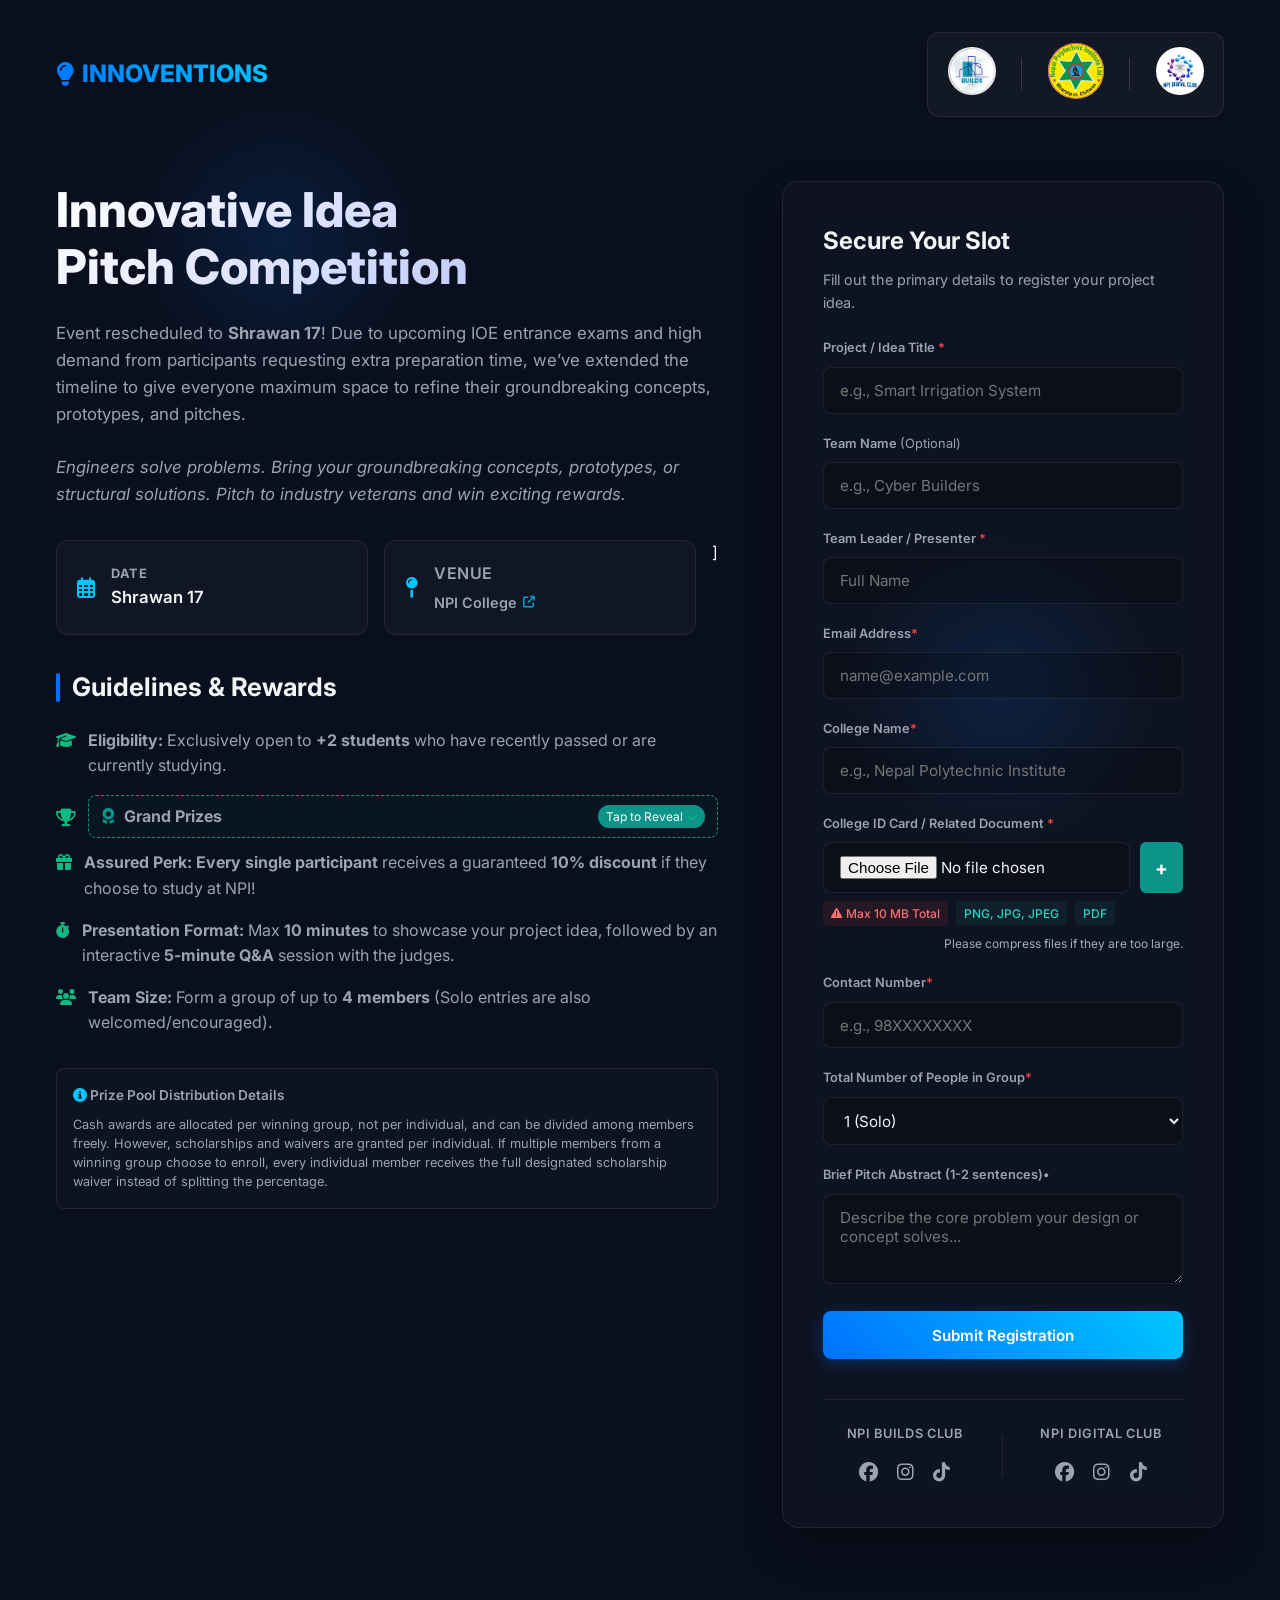
<file: index.html>
<!DOCTYPE html>
<html lang="en">
<head>
    <meta charset="UTF-8">
    <meta name="viewport" content="width=device-width, initial-scale=1.0">
    <title>Engineers' Day - Idea Pitch Competition</title>
    <!-- Google Fonts & FontAwesome Icons -->
    <link href="https://fonts.googleapis.com/css2?family=Inter:wght@300;400;600;800&display=swap" rel="stylesheet">
    <link rel="stylesheet" href="https://cdnjs.cloudflare.com/ajax/libs/font-awesome/6.4.0/css/all.min.css">
    <!-- External CSS Link -->
    <link rel="stylesheet" href="style.css">
</head>
<body>

    <header class="animate-fade-in">
        <div class="logo"><i class="fa-solid fa-lightbulb"></i> INNOVENTIONS</div>
        
        <!-- Symmetrical Host Branding Block with Clickable Links -->
        <div class="host-branding">
            <!-- Builds Club Link -->
            <a href="https://npi-builds.vercel.app/" target="_blank" rel="noopener noreferrer" class="brand-link">
                <img src="images/buildsLogo.png" alt="Builds Club" class="brand-logo club-digital">
            </a>
            
            <span class="brand-divider"></span>
            
            <!-- NPI College Link -->
            <a href="https://www.npi.edu.np" target="_blank" rel="noopener noreferrer" class="brand-link">
                <img src="images/NPILogo.png" alt="College Logo" class="brand-logo college-center">
            </a>
            
            <span class="brand-divider"></span>
            
            <!-- Digital Club Link -->
            <a href="https://npi-digital.vercel.app/" target="_blank" rel="noopener noreferrer" class="brand-link">
                <img src="images/digitalLogo.png" alt="Digital Club" class="brand-logo club-builds">
            </a>
        </div>
    </header>

    <div class="container">
        
        <!-- Left Column: Branding and Overview Details -->
        <div class="hero-section">
            <h1 class="animate-slide-up" style="--delay: 1;">Innovative Idea<br>Pitch Competition</h1>
            
            <p class="tagline animate-slide-up" style="--delay: 2;">
                Event rescheduled to <strong>Shrawan 17</strong>! Due to upcoming IOE entrance exams and high demand from participants requesting extra preparation time, we’ve extended the timeline to give everyone maximum space to refine their groundbreaking concepts, prototypes, and pitches.
<br><br>
                
             <i>   Engineers solve problems. Bring your groundbreaking concepts, prototypes, or structural solutions. Pitch to industry veterans and win exciting rewards.</i></p>
            
            <div class="event-meta animate-slide-up" style="--delay: 3;">
                <div class="meta-card">
                    <i class="fa-regular fa-calendar-days"></i>
                    <div>
                        <h3>Date</h3>
                        <p>Shrawan 17</p>
                    </div>
                </div>










<!-- Clickable Venue Card linking to your exact Google Maps location -->
                <a href="https://maps.app.goo.gl/R268PTVvBNnVY15q8" target="_blank" rel="noopener noreferrer" class="meta-card" style="text-decoration: none; color: inherit; display: flex; align-items: center; gap: 1rem; width: 100%;">
                    <i class="fa-solid fa-map-pin"></i>
                    <div>
                        <h3 style="margin: 0; font-size: 1rem; font-weight: 600;">Venue</h3>
                        <p style="margin: 4px 0 0 0; font-size: 0.9rem; color: var(--text-muted); display: flex; align-items: center; gap: 6px;">
                            NPI College <i class="fa-solid fa-arrow-up-right-from-square" style="font-size: 0.75rem; opacity: 0.8;"></i>
                        </p>
                    </div>
                </a>



]



            </div>

            <!-- Mobile-only injected container (Hidden on Desktop via CSS) -->
            <div class="mobile-form-placeholder"></div>

            <!-- Guidelines & Details Section -->
            <div class="details-block animate-slide-up" style="--delay: 4;">
                <h2>Guidelines & Rewards</h2>
                <ul class="perks-list">
                    <li>
                        <i class="fa-solid fa-graduation-cap"></i> 
                        <span><strong>Eligibility:</strong> Exclusively open to <strong>+2 students</strong> who have recently passed or are currently studying.</span>
                    </li>
                    <li style="display: flex; align-items: center; gap: 12px; margin-bottom: 12px;">
                        <i class="fa-solid fa-trophy" style="font-size: 1.1rem; flex-shrink: 0; margin-top: 2px;"></i> 
                        <span class="prize-toggle-container" style="flex-grow: 1;">
                            <details class="prize-details-wrapper" style="background: rgba(13, 148, 136, 0.05); border: 1px dashed #0d9488; border-radius: 8px; padding: 0.5rem 0.8rem;">
                                <summary class="prize-summary-trigger" style="cursor: pointer; font-weight: 600; list-style: none; display: flex; align-items: center; justify-content: space-between; gap: 8px; outline: none; user-select: none;">
                                    <span>
                                        <i class="fa-solid fa-award" style="color: #0d9488; margin-right: 6px;"></i>
                                        <strong>Grand Prizes</strong>
                                    </span>
                                    <span class="toggle-hint" style="font-size: 0.75rem; background: #0d9488; color: white; padding: 2px 8px; border-radius: 12px; font-weight: 400; display: inline-flex; align-items: center; gap: 4px; transition: transform 0.2s;">
                                        Tap to Reveal <i class="fa-solid fa-chevron-down" style="font-size: 0.65rem;"></i>
                                    </span>
                                </summary>
                                <div class="prize-dropdown-content" style="margin-top: 0.75rem; padding-top: 0.75rem; border-top: 1px solid rgba(13, 148, 136, 0.15); line-height: 1.6;">
                                    • <strong>1st Place:</strong> <span class="neongreen-text" style="color: #2dd4bf; font-weight: 600;">NPR 10,000 </span> + <strong>50% Scholarship</strong> for 1st Year at NPI.<br>
                                    • <strong>2nd Place:</strong> <span class="neongreen-text" style="color: #2dd4bf; font-weight: 600;">NPR 7,000 </span> + <strong>30% Scholarship</strong> for 1st Year at NPI.<br>
                                    • <strong>3rd Place:</strong> <span class="neongreen-text" style="color: #2dd4bf; font-weight: 600;">NPR 4,000 </span> + <strong>20% Scholarship</strong> for 1st Year at NPI.
                                </div>
                            </details>
                        </span>
                    </li>
                    <li>
                        <i class="fa-solid fa-gift"></i> 
                        <span><strong>Assured Perk:</strong> <strong>Every single participant</strong> receives a guaranteed <strong>10% discount</strong> if they choose to study at NPI!</span>
                    </li>
                    <li>
                        <i class="fa-solid fa-stopwatch"></i> 
                        <span><strong>Presentation Format:</strong> Max <strong>10 minutes</strong> to showcase your project idea, followed by an interactive <strong>5-minute Q&A</strong> session with the judges.</span>
                    </li>
                    <li>
                        <i class="fa-solid fa-users"></i> 
                        <span><strong>Team Size:</strong> Form a group of up to <strong>4 members</strong> (Solo entries are also welcomed/encouraged).</span>
                    </li>
                </ul>

                <!-- Elegant Terms & Conditions Accordion / Detail Block -->
                <div style="margin-top: 2rem; padding: 1rem; background: rgba(255, 255, 255, 0.02); border: 1px solid var(--border-color); border-radius: 8px;">
                    <p style="font-size: 0.85rem; color: var(--text-muted); font-weight: 600; margin-bottom: 0.5rem;">
                        <i class="fa-solid fa-circle-info" style="color: var(--secondary);"></i> Prize Pool Distribution Details
                    </p>
                    <p style="font-size: 0.8rem; color: var(--text-muted); line-height: 1.5;">
                    Cash awards are allocated per winning group, not per individual, and can be divided among members freely. However, scholarships and waivers are granted per individual. If multiple members from a winning group choose to enroll, every individual member receives the full designated scholarship waiver instead of splitting the percentage.
                    </p>
                </div>
            </div>
        </div>

        <!-- Desktop Right Column / Mobile Inline Container -->
      <!-- Desktop Right Column / Mobile Inline Container -->
        <div class="form-card animate-pop-in" id="registrationCard">
            <h2>Secure Your Slot</h2>
            <p>Fill out the primary details to register your project idea.</p>
            
            <form id="registrationForm">
                <!-- Project Name (Mandatory) -->
                <div class="form-group">
                    <label for="projectName">Project / Idea Title <span style="color: #ef4444;">*</span></label>
                    <input type="text" id="projectName" name="projectName" class="form-control" placeholder="e.g., Smart Irrigation System" required>
                </div>

                <!-- Team Name (Optional) -->
                <div class="form-group">
                    <label for="teamName">Team Name <span style="color: var(--text-muted); font-weight: normal;">(Optional)</span></label>
                    <input type="text" id="teamName" name="teamName" class="form-control" placeholder="e.g., Cyber Builders">
                </div>

                <div class="form-group">
                    <label for="leaderName">Team Leader / Presenter <span style="color: #ef4444;">*</span> </label>
                    <input type="text" id="leaderName" name="leaderName" class="form-control" placeholder="Full Name" required>
                </div>

                <div class="form-group">
                    <label for="email">Email Address<span style="color: #ef4444;">*</span> </label>
                    <input type="email" id="email" name="email" class="form-control" placeholder="name@example.com" required>
                </div>

                <div class="form-group">
                    <label for="collegeName">College Name<span style="color: #ef4444;">*</span> </label>
                    <input type="text" id="collegeName" name="collegeName" class="form-control" placeholder="e.g., Nepal Polytechnic Institute" required>
                </div>

                <!-- Required Multiple File Upload Component with dynamic "+" integration -->
                <div class="form-group">
                    <label style="font-weight: 600; display: block; margin-bottom: 8px;">
                        College ID Card / Related Document <span style="color: #ef4444;">*</span>
                    </label>
                    
                    <div id="fileUploadContainer">
                        <div class="file-input-wrapper" style="display: flex; gap: 10px; margin-bottom: 8px;">
                            <input type="file" name="collegeDoc" class="form-control college-doc-file" accept="image/*,application/pdf" style="flex-grow: 1;" required>
                            <button type="button" id="addFileBtn" style="background-color: #0d9488; color: white; border: none; padding: 0 15px; border-radius: 6px; cursor: pointer; font-size: 1.2rem; font-weight: bold; transition: background 0.2s;">+</button>
                        </div>
                    </div>
                    
                    <div style="display: flex; flex-wrap: wrap; gap: 8px; align-items: center; margin-top: 6px;">
                        <span style="background-color: rgba(239, 68, 68, 0.1); color: #f87171; font-size: 0.75rem; padding: 3px 8px; border-radius: 4px; font-weight: 500; display: inline-flex; align-items: center; gap: 4px;">
                            <i class="fa-solid fa-triangle-exclamation" style="font-size: 0.7rem;"></i> Max 10 MB Total
                        </span>
                        <span style="background-color: rgba(13, 148, 136, 0.1); color: #2dd4bf; font-size: 0.75rem; padding: 3px 8px; border-radius: 4px; font-weight: 500;">
                            PNG, JPG, JPEG
                        </span>
                        <span style="background-color: rgba(13, 148, 136, 0.1); color: #2dd4bf; font-size: 0.75rem; padding: 3px 8px; border-radius: 4px; font-weight: 500;">
                            PDF
                        </span>
                        <span style="color: #a0aec0; font-size: 0.75rem; margin-left: auto;">
                            Please compress files if they are too large.
                        </span>
                    </div>
                </div>

                <div class="form-group">
                    <label for="contactnum">Contact Number<span style="color: #ef4444;">*</span> </label>
                    <input type="tel" id="contactnum" name="contactnum" class="form-control" placeholder="e.g., 98XXXXXXXX" pattern="[0-9]{10}" title="Please enter a valid 10-digit mobile number" required>
                </div>

                <div class="form-group">
                    <label for="teamSize">Total Number of People in Group<span style="color: #ef4444;">*</span> </label>
                    <select id="teamSize" name="teamSize" class="form-control" required>
                        <option value="1">1 (Solo)</option>
                        <option value="2">2 People</option>
                        <option value="3">3 People</option>
                        <option value="4">4 People</option>
                    </select>
                </div>

                <!-- Dynamic Container where extra member fields appear -->
                <div id="dynamicMembersContainer"></div>

                <div class="form-group">
                    <label for="ideaAbstract">Brief Pitch Abstract (1-2 sentences)<span class="required-dot">•</span></label>
                    <textarea id="ideaAbstract" name="ideaAbstract" class="form-control" placeholder="Describe the core problem your design or concept solves..." required></textarea>
                </div>

                <button type="submit" class="btn-submit">Submit Registration</button>
            </form>
        

            <!-- Symmetrical Dual-Club Social Links -->
            <div class="social-branding-footer">
                <div class="club-social-block">
                    <h4>NPI Builds Club</h4>
                    <div class="social-icons">
                        <a href="https://www.facebook.com/profile.php?id=61591646105792" target="_blank" rel="noopener noreferrer" title="Facebook"><i class="fa-brands fa-facebook"></i></a>
                        <a href="https://www.instagram.com/npibuids/" target="_blank" rel="noopener noreferrer" title="Instagram"><i class="fa-brands fa-instagram"></i></a>
                        <a href="https://www.tiktok.com/@npi.builds" target="_blank" rel="noopener noreferrer" title="TikTok"><i class="fa-brands fa-tiktok"></i></a>
                    </div>
                </div>
                
                <div class="social-vertical-divider"></div>

                <div class="club-social-block">
                    <h4>NPI Digital Club</h4>
                    <div class="social-icons">
                        <a href="https://www.facebook.com/profile.php?id=61587278999438" target="_blank" rel="noopener noreferrer" title="Facebook"><i class="fa-brands fa-facebook"></i></a>
                        <a href="https://www.instagram.com/npi_digital_club/" target="_blank" rel="noopener noreferrer" title="Instagram"><i class="fa-brands fa-instagram"></i></a>
                        <a href="https://www.tiktok.com/@npi.digital.club" target="_blank" rel="noopener noreferrer" title="TikTok"><i class="fa-brands fa-tiktok"></i></a>
                    </div>
                </div>
            </div>
        </div> <!-- End of registrationCard -->

    </div>

    <div class="toast" id="successToast">
        <i class="fa-solid fa-circle-check"></i> Registration submitted successfully!
    </div>

    <!-- Registration Review Confirmation Modal -->
    <div id="reviewModal" class="modal-overlay" style="display: none;">
        <div class="modal-content animate-pop-in">
            <h2>Review Your Registration</h2>
            <p style="color: var(--text-muted); margin-bottom: 1.5rem;">Please check all details carefully before submitting. You cannot modify them after confirmation.</p>
            
            <div id="reviewSummary" class="review-grid">
                <!-- JavaScript will inject the data summaries here dynamically -->
            </div>
            
            <div class="modal-actions">
                <button type="button" id="backEditBtn" class="btn-back">Go Back & Edit</button>
                <button type="button" id="finalConfirmBtn" class="btn-confirm">Confirm & Submit</button>
            </div>
        </div>
    </div>
    




<!-- Completely Isolated Loading Overlay -->
<div id="submitLoadingOverlay" style="display: none; position: fixed; top: 0; left: 0; width: 100%; height: 100%; background: rgba(15, 23, 42, 0.95); z-index: 99999; justify-content: center; align-items: center; flex-direction: column; text-align: center; padding: 20px; box-sizing: border-box;">
    <!-- Simple CSS Animated Spinner -->
    <div class="loader-spinner" style="border: 4px solid rgba(255, 255, 255, 0.1); width: 60px; height: 60px; border-radius: 50%; border-left-color: #0d9488; animation: custom-spin 1s linear infinite; margin-bottom: 24px;"></div>
    
    <h3 style="margin: 0 0 12px 0; color: #f8fafc; font-size: 1.4rem; font-family: sans-serif; font-weight: 600;">Uploading Documents...</h3>
    
    <p style="margin: 0; color: #94a3b8; max-width: 420px; line-height: 1.6; font-size: 0.95rem; font-family: sans-serif;">
        We are saving your registration and uploading your ID files. This process usually takes <strong>1 to 2 minutes</strong> depending on your network upload speed.
    </p>
    
    <p style="margin: 16px 0 0 0; color: #f87171; font-weight: 600; font-size: 0.9rem; font-family: sans-serif;">
        ⚠️ Please do not close, refresh, or leave this tab!
    </p>
</div>

<!-- Simple Keyframe Animation Rule -->
<style>
@keyframes custom-spin {
    0% { transform: rotate(0deg); }
    100% { transform: rotate(360deg); }
}
</style>








    <!-- External JavaScript Link -->
    <script src="script.js"></script>
</body>
</html>
</file>
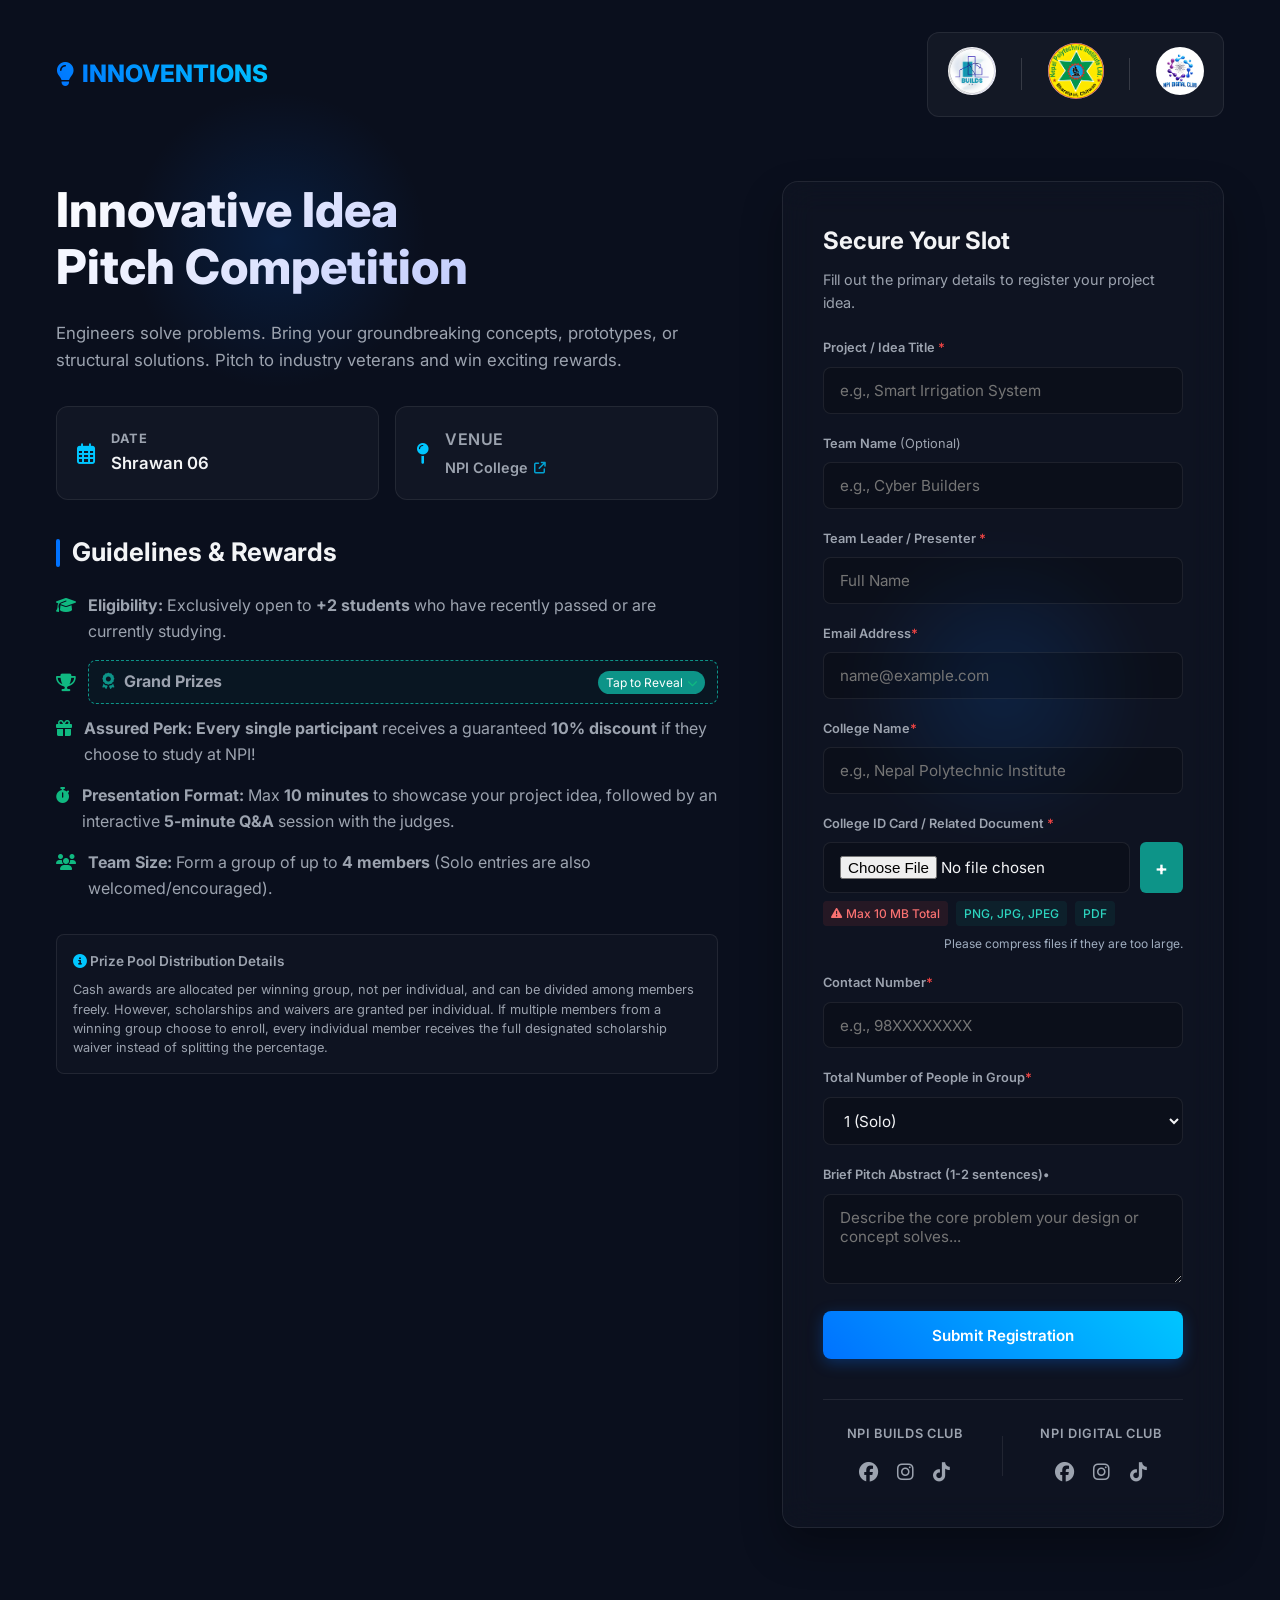
<file: open.html>
<!DOCTYPE html>
<html lang="en">
<head>
    <meta charset="UTF-8">
    <meta name="viewport" content="width=device-width, initial-scale=1.0">
    <title>Engineers' Day - Idea Pitch Competition</title>
    <!-- Google Fonts & FontAwesome Icons -->
    <link href="https://fonts.googleapis.com/css2?family=Inter:wght@300;400;600;800&display=swap" rel="stylesheet">
    <link rel="stylesheet" href="https://cdnjs.cloudflare.com/ajax/libs/font-awesome/6.4.0/css/all.min.css">
    <!-- External CSS Link -->
    <link rel="stylesheet" href="style.css">
</head>
<body>

    <header class="animate-fade-in">
        <div class="logo"><i class="fa-solid fa-lightbulb"></i> INNOVENTIONS</div>
        
        <!-- Symmetrical Host Branding Block with Clickable Links -->
        <div class="host-branding">
            <!-- Builds Club Link -->
            <a href="https://npi-builds.vercel.app/" target="_blank" rel="noopener noreferrer" class="brand-link">
                <img src="images/buildsLogo.png" alt="Builds Club" class="brand-logo club-digital">
            </a>
            
            <span class="brand-divider"></span>
            
            <!-- NPI College Link -->
            <a href="https://www.npi.edu.np" target="_blank" rel="noopener noreferrer" class="brand-link">
                <img src="images/NPILogo.png" alt="College Logo" class="brand-logo college-center">
            </a>
            
            <span class="brand-divider"></span>
            
            <!-- Digital Club Link -->
            <a href="https://npi-digital.vercel.app/" target="_blank" rel="noopener noreferrer" class="brand-link">
                <img src="images/digitalLogo.png" alt="Digital Club" class="brand-logo club-builds">
            </a>
        </div>
    </header>

    <div class="container">
        
        <!-- Left Column: Branding and Overview Details -->
        <div class="hero-section">
            <h1 class="animate-slide-up" style="--delay: 1;">Innovative Idea<br>Pitch Competition</h1>
            <p class="tagline animate-slide-up" style="--delay: 2;">Engineers solve problems. Bring your groundbreaking concepts, prototypes, or structural solutions. Pitch to industry veterans and win exciting rewards.</p>
            
            <div class="event-meta animate-slide-up" style="--delay: 3;">
                <div class="meta-card">
                    <i class="fa-regular fa-calendar-days"></i>
                    <div>
                        <h3>Date</h3>
                        <p>Shrawan 06</p>
                    </div>
                </div>










<!-- Clickable Venue Card linking to your exact Google Maps location -->
                <a href="https://maps.app.goo.gl/R268PTVvBNnVY15q8" target="_blank" rel="noopener noreferrer" class="meta-card" style="text-decoration: none; color: inherit; display: flex; align-items: center; gap: 1rem; width: 100%;">
                    <i class="fa-solid fa-map-pin"></i>
                    <div>
                        <h3 style="margin: 0; font-size: 1rem; font-weight: 600;">Venue</h3>
                        <p style="margin: 4px 0 0 0; font-size: 0.9rem; color: var(--text-muted); display: flex; align-items: center; gap: 6px;">
                            NPI College <i class="fa-solid fa-arrow-up-right-from-square" style="font-size: 0.75rem; opacity: 0.8;"></i>
                        </p>
                    </div>
                </a>














            </div>

            <!-- Mobile-only injected container (Hidden on Desktop via CSS) -->
            <div class="mobile-form-placeholder"></div>

            <!-- Guidelines & Details Section -->
            <div class="details-block animate-slide-up" style="--delay: 4;">
                <h2>Guidelines & Rewards</h2>
                <ul class="perks-list">
                    <li>
                        <i class="fa-solid fa-graduation-cap"></i> 
                        <span><strong>Eligibility:</strong> Exclusively open to <strong>+2 students</strong> who have recently passed or are currently studying.</span>
                    </li>
                    <li style="display: flex; align-items: center; gap: 12px; margin-bottom: 12px;">
                        <i class="fa-solid fa-trophy" style="font-size: 1.1rem; flex-shrink: 0; margin-top: 2px;"></i> 
                        <span class="prize-toggle-container" style="flex-grow: 1;">
                            <details class="prize-details-wrapper" style="background: rgba(13, 148, 136, 0.05); border: 1px dashed #0d9488; border-radius: 8px; padding: 0.5rem 0.8rem;">
                                <summary class="prize-summary-trigger" style="cursor: pointer; font-weight: 600; list-style: none; display: flex; align-items: center; justify-content: space-between; gap: 8px; outline: none; user-select: none;">
                                    <span>
                                        <i class="fa-solid fa-award" style="color: #0d9488; margin-right: 6px;"></i>
                                        <strong>Grand Prizes</strong>
                                    </span>
                                    <span class="toggle-hint" style="font-size: 0.75rem; background: #0d9488; color: white; padding: 2px 8px; border-radius: 12px; font-weight: 400; display: inline-flex; align-items: center; gap: 4px; transition: transform 0.2s;">
                                        Tap to Reveal <i class="fa-solid fa-chevron-down" style="font-size: 0.65rem;"></i>
                                    </span>
                                </summary>
                                <div class="prize-dropdown-content" style="margin-top: 0.75rem; padding-top: 0.75rem; border-top: 1px solid rgba(13, 148, 136, 0.15); line-height: 1.6;">
                                    • <strong>1st Place:</strong> <span class="neongreen-text" style="color: #2dd4bf; font-weight: 600;">NPR 10,000 </span> + <strong>50% Scholarship</strong> for 1st Year at NPI.<br>
                                    • <strong>2nd Place:</strong> <span class="neongreen-text" style="color: #2dd4bf; font-weight: 600;">NPR 7,000 </span> + <strong>30% Scholarship</strong> for 1st Year at NPI.<br>
                                    • <strong>3rd Place:</strong> <span class="neongreen-text" style="color: #2dd4bf; font-weight: 600;">NPR 4,000 </span> + <strong>20% Scholarship</strong> for 1st Year at NPI.
                                </div>
                            </details>
                        </span>
                    </li>
                    <li>
                        <i class="fa-solid fa-gift"></i> 
                        <span><strong>Assured Perk:</strong> <strong>Every single participant</strong> receives a guaranteed <strong>10% discount</strong> if they choose to study at NPI!</span>
                    </li>
                    <li>
                        <i class="fa-solid fa-stopwatch"></i> 
                        <span><strong>Presentation Format:</strong> Max <strong>10 minutes</strong> to showcase your project idea, followed by an interactive <strong>5-minute Q&A</strong> session with the judges.</span>
                    </li>
                    <li>
                        <i class="fa-solid fa-users"></i> 
                        <span><strong>Team Size:</strong> Form a group of up to <strong>4 members</strong> (Solo entries are also welcomed/encouraged).</span>
                    </li>
                </ul>

                <!-- Elegant Terms & Conditions Accordion / Detail Block -->
                <div style="margin-top: 2rem; padding: 1rem; background: rgba(255, 255, 255, 0.02); border: 1px solid var(--border-color); border-radius: 8px;">
                    <p style="font-size: 0.85rem; color: var(--text-muted); font-weight: 600; margin-bottom: 0.5rem;">
                        <i class="fa-solid fa-circle-info" style="color: var(--secondary);"></i> Prize Pool Distribution Details
                    </p>
                    <p style="font-size: 0.8rem; color: var(--text-muted); line-height: 1.5;">
                    Cash awards are allocated per winning group, not per individual, and can be divided among members freely. However, scholarships and waivers are granted per individual. If multiple members from a winning group choose to enroll, every individual member receives the full designated scholarship waiver instead of splitting the percentage.
                    </p>
                </div>
            </div>
        </div>

        <!-- Desktop Right Column / Mobile Inline Container -->
      <!-- Desktop Right Column / Mobile Inline Container -->
        <div class="form-card animate-pop-in" id="registrationCard">
            <h2>Secure Your Slot</h2>
            <p>Fill out the primary details to register your project idea.</p>
            
            <form id="registrationForm">
                <!-- Project Name (Mandatory) -->
                <div class="form-group">
                    <label for="projectName">Project / Idea Title <span style="color: #ef4444;">*</span></label>
                    <input type="text" id="projectName" name="projectName" class="form-control" placeholder="e.g., Smart Irrigation System" required>
                </div>

                <!-- Team Name (Optional) -->
                <div class="form-group">
                    <label for="teamName">Team Name <span style="color: var(--text-muted); font-weight: normal;">(Optional)</span></label>
                    <input type="text" id="teamName" name="teamName" class="form-control" placeholder="e.g., Cyber Builders">
                </div>

                <div class="form-group">
                    <label for="leaderName">Team Leader / Presenter <span style="color: #ef4444;">*</span> </label>
                    <input type="text" id="leaderName" name="leaderName" class="form-control" placeholder="Full Name" required>
                </div>

                <div class="form-group">
                    <label for="email">Email Address<span style="color: #ef4444;">*</span> </label>
                    <input type="email" id="email" name="email" class="form-control" placeholder="name@example.com" required>
                </div>

                <div class="form-group">
                    <label for="collegeName">College Name<span style="color: #ef4444;">*</span> </label>
                    <input type="text" id="collegeName" name="collegeName" class="form-control" placeholder="e.g., Nepal Polytechnic Institute" required>
                </div>

                <!-- Required Multiple File Upload Component with dynamic "+" integration -->
                <div class="form-group">
                    <label style="font-weight: 600; display: block; margin-bottom: 8px;">
                        College ID Card / Related Document <span style="color: #ef4444;">*</span>
                    </label>
                    
                    <div id="fileUploadContainer">
                        <div class="file-input-wrapper" style="display: flex; gap: 10px; margin-bottom: 8px;">
                            <input type="file" name="collegeDoc" class="form-control college-doc-file" accept="image/*,application/pdf" style="flex-grow: 1;" required>
                            <button type="button" id="addFileBtn" style="background-color: #0d9488; color: white; border: none; padding: 0 15px; border-radius: 6px; cursor: pointer; font-size: 1.2rem; font-weight: bold; transition: background 0.2s;">+</button>
                        </div>
                    </div>
                    
                    <div style="display: flex; flex-wrap: wrap; gap: 8px; align-items: center; margin-top: 6px;">
                        <span style="background-color: rgba(239, 68, 68, 0.1); color: #f87171; font-size: 0.75rem; padding: 3px 8px; border-radius: 4px; font-weight: 500; display: inline-flex; align-items: center; gap: 4px;">
                            <i class="fa-solid fa-triangle-exclamation" style="font-size: 0.7rem;"></i> Max 10 MB Total
                        </span>
                        <span style="background-color: rgba(13, 148, 136, 0.1); color: #2dd4bf; font-size: 0.75rem; padding: 3px 8px; border-radius: 4px; font-weight: 500;">
                            PNG, JPG, JPEG
                        </span>
                        <span style="background-color: rgba(13, 148, 136, 0.1); color: #2dd4bf; font-size: 0.75rem; padding: 3px 8px; border-radius: 4px; font-weight: 500;">
                            PDF
                        </span>
                        <span style="color: #a0aec0; font-size: 0.75rem; margin-left: auto;">
                            Please compress files if they are too large.
                        </span>
                    </div>
                </div>

                <div class="form-group">
                    <label for="contactnum">Contact Number<span style="color: #ef4444;">*</span> </label>
                    <input type="tel" id="contactnum" name="contactnum" class="form-control" placeholder="e.g., 98XXXXXXXX" pattern="[0-9]{10}" title="Please enter a valid 10-digit mobile number" required>
                </div>

                <div class="form-group">
                    <label for="teamSize">Total Number of People in Group<span style="color: #ef4444;">*</span> </label>
                    <select id="teamSize" name="teamSize" class="form-control" required>
                        <option value="1">1 (Solo)</option>
                        <option value="2">2 People</option>
                        <option value="3">3 People</option>
                        <option value="4">4 People</option>
                    </select>
                </div>

                <!-- Dynamic Container where extra member fields appear -->
                <div id="dynamicMembersContainer"></div>

                <div class="form-group">
                    <label for="ideaAbstract">Brief Pitch Abstract (1-2 sentences)<span class="required-dot">•</span></label>
                    <textarea id="ideaAbstract" name="ideaAbstract" class="form-control" placeholder="Describe the core problem your design or concept solves..." required></textarea>
                </div>

                <button type="submit" class="btn-submit">Submit Registration</button>
            </form>
        

            <!-- Symmetrical Dual-Club Social Links -->
            <div class="social-branding-footer">
                <div class="club-social-block">
                    <h4>NPI Builds Club</h4>
                    <div class="social-icons">
                        <a href="https://www.facebook.com/profile.php?id=61591646105792" target="_blank" rel="noopener noreferrer" title="Facebook"><i class="fa-brands fa-facebook"></i></a>
                        <a href="https://www.instagram.com/npibuids/" target="_blank" rel="noopener noreferrer" title="Instagram"><i class="fa-brands fa-instagram"></i></a>
                        <a href="https://www.tiktok.com/@npi.builds" target="_blank" rel="noopener noreferrer" title="TikTok"><i class="fa-brands fa-tiktok"></i></a>
                    </div>
                </div>
                
                <div class="social-vertical-divider"></div>

                <div class="club-social-block">
                    <h4>NPI Digital Club</h4>
                    <div class="social-icons">
                        <a href="https://www.facebook.com/profile.php?id=61587278999438" target="_blank" rel="noopener noreferrer" title="Facebook"><i class="fa-brands fa-facebook"></i></a>
                        <a href="https://www.instagram.com/npi_digital_club/" target="_blank" rel="noopener noreferrer" title="Instagram"><i class="fa-brands fa-instagram"></i></a>
                        <a href="https://www.tiktok.com/@npi.digital.club" target="_blank" rel="noopener noreferrer" title="TikTok"><i class="fa-brands fa-tiktok"></i></a>
                    </div>
                </div>
            </div>
        </div> <!-- End of registrationCard -->

    </div>

    <div class="toast" id="successToast">
        <i class="fa-solid fa-circle-check"></i> Registration submitted successfully!
    </div>

    <!-- Registration Review Confirmation Modal -->
    <div id="reviewModal" class="modal-overlay" style="display: none;">
        <div class="modal-content animate-pop-in">
            <h2>Review Your Registration</h2>
            <p style="color: var(--text-muted); margin-bottom: 1.5rem;">Please check all details carefully before submitting. You cannot modify them after confirmation.</p>
            
            <div id="reviewSummary" class="review-grid">
                <!-- JavaScript will inject the data summaries here dynamically -->
            </div>
            
            <div class="modal-actions">
                <button type="button" id="backEditBtn" class="btn-back">Go Back & Edit</button>
                <button type="button" id="finalConfirmBtn" class="btn-confirm">Confirm & Submit</button>
            </div>
        </div>
    </div>
    




<!-- Completely Isolated Loading Overlay -->
<div id="submitLoadingOverlay" style="display: none; position: fixed; top: 0; left: 0; width: 100%; height: 100%; background: rgba(15, 23, 42, 0.95); z-index: 99999; justify-content: center; align-items: center; flex-direction: column; text-align: center; padding: 20px; box-sizing: border-box;">
    <!-- Simple CSS Animated Spinner -->
    <div class="loader-spinner" style="border: 4px solid rgba(255, 255, 255, 0.1); width: 60px; height: 60px; border-radius: 50%; border-left-color: #0d9488; animation: custom-spin 1s linear infinite; margin-bottom: 24px;"></div>
    
    <h3 style="margin: 0 0 12px 0; color: #f8fafc; font-size: 1.4rem; font-family: sans-serif; font-weight: 600;">Uploading Documents...</h3>
    
    <p style="margin: 0; color: #94a3b8; max-width: 420px; line-height: 1.6; font-size: 0.95rem; font-family: sans-serif;">
        We are saving your registration and uploading your ID files. This process usually takes <strong>1 to 2 minutes</strong> depending on your network upload speed.
    </p>
    
    <p style="margin: 16px 0 0 0; color: #f87171; font-weight: 600; font-size: 0.9rem; font-family: sans-serif;">
        ⚠️ Please do not close, refresh, or leave this tab!
    </p>
</div>

<!-- Simple Keyframe Animation Rule -->
<style>
@keyframes custom-spin {
    0% { transform: rotate(0deg); }
    100% { transform: rotate(360deg); }
}
</style>








    <!-- External JavaScript Link -->
    <script src="script.js"></script>
</body>
</html>
</file>
<file: style.css>
/* ==========================================================================
   DESIGN TOKENS & ROOT VARIABLES
   ========================================================================== */
:root {
    --primary: #0072ff;
    --secondary: #00c6ff;
    --bg-dark: #0a0f1d;
    --card-bg: rgba(255, 255, 255, 0.03);
    --border-color: rgba(255, 255, 255, 0.08);
    --text-light: #f3f4f6;
    --text-muted: #9ca3af;
    --ease-out-expo: cubic-bezier(0.16, 1, 0.3, 1);
}

/* ==========================================================================
   BASE & RESET STYLES
   ========================================================================== */
* {
    box-sizing: border-box;
    margin: 0;
    padding: 0;
    font-family: 'Inter', sans-serif;
}

body {
    background-color: var(--bg-dark);
    color: var(--text-light);
    overflow-x: hidden;
    line-height: 1.6;
}

body::before, body::after {
    content: '';
    position: absolute;
    width: 300px;
    height: 300px;
    border-radius: 50%;
    background: radial-gradient(circle, rgba(0, 114, 255, 0.15) 0%, transparent 70%);
    z-index: -1;
}

body::before { 
    top: 10%; 
    left: 10%; 
}

body::after { 
    top: 60%; 
    right: 10%; 
}

/* ==========================================================================
   HEADER & BRANDING SECTION
   ========================================================================== */
header {
    max-width: 1200px;
    margin: 0 auto;
    padding: 2rem 1rem;
    display: flex;
    justify-content: space-between;
    align-items: center;
    gap: 1.5rem;
    flex-wrap: wrap;
}

.logo {
    font-weight: 800;
    font-size: 1.5rem;
    display: flex;
    align-items: center;
    gap: 0.5rem;
    background: linear-gradient(45deg, var(--primary), var(--secondary));
    -webkit-background-clip: text;
    -webkit-text-fill-color: transparent;
}

.host-branding {
    display: flex;
    align-items: center;
    gap: 1.2rem;
    background: rgba(255, 255, 255, 0.04);
    padding: 0.6rem 1.2rem;
    border-radius: 12px;
    border: 1px solid var(--border-color);
    backdrop-filter: blur(8px);
}

.brand-logo {
    height: 48px;
    width: auto;
    object-fit: contain;
    border-radius: 56px;
    transition: transform 0.2s ease;
}

.brand-logo:hover {
    transform: scale(1.1);
}

.brand-logo.college-center {
    height: 56px;
}

.brand-divider {
    display: inline-block;
    width: 1px;
    height: 32px;
    background-color: rgba(255, 255, 255, 0.15);
    margin: 0 0.4rem;
}

/* ==========================================================================
   MAIN LAYOUT & HERO SECTION
   ========================================================================== */
.container {
    max-width: 1200px;
    margin: 0 auto;
    padding: 1rem 1rem 6rem 1rem;
    display: grid;
    grid-template-columns: 1fr;
    gap: 2.5rem;
}

.hero-section h1 {
    font-size: 2.5rem;
    font-weight: 800;
    line-height: 1.2;
    margin-bottom: 1.5rem;
    background: linear-gradient(135deg, #ffffff 0%, #a5b4fc 100%);
    -webkit-background-clip: text;
    -webkit-text-fill-color: transparent;
}

.tagline {
    font-size: 1.05rem;
    color: var(--text-muted);
    margin-bottom: 2rem;
}

.neongreen-text {
    color: #00ffcc; 
    font-weight: 700;
    text-shadow: 0 0 8px rgba(0, 255, 204, 0.6), 
                 0 0 20px rgba(0, 255, 204, 0.2);
}

/* Meta Cards */
.event-meta {
    display: flex;
    flex-direction: column;
    gap: 1rem;
    margin-bottom: 2rem;
}

.meta-card {
    background: var(--card-bg);
    border: 1px solid var(--border-color);
    padding: 1.25rem;
    border-radius: 12px;
    display: flex;
    align-items: center;
    gap: 1rem;
    backdrop-filter: blur(8px);
}

.meta-card i {
    font-size: 1.3rem;
    color: var(--secondary);
}

.meta-card h3 {
    font-size: 0.8rem;
    color: var(--text-muted);
    text-transform: uppercase;
    letter-spacing: 0.5px;
}

.meta-card p {
    font-weight: 600;
    font-size: 1.05rem;
}

.venue-link:hover {
    background-color: rgba(255, 255, 255, 0.05);
    transform: translateY(-2px);
}

/* Guidelines Block */
.details-block {
    margin-top: 2rem;
}

.details-block h2 {
    font-size: 1.6rem;
    margin-bottom: 1.25rem;
    position: relative;
    padding-left: 1rem;
}

.details-block h2::before {
    content: '';
    position: absolute;
    left: 0;
    top: 15%;
    height: 70%;
    width: 4px;
    background: var(--primary);
    border-radius: 2px;
}

.perks-list {
    list-style: none;
}

.perks-list li {
    margin-bottom: 1rem;
    display: flex;
    align-items: flex-start;
    gap: 0.75rem;
    color: var(--text-muted);
}

.perks-list li i {
    color: #10b981;
    margin-top: 0.25rem;
}

/* ==========================================================================
   FORM & INPUT CONTROLS
   ========================================================================== */
.form-card {
    background: rgba(255, 255, 255, 0.02);
    border: 1px solid var(--border-color);
    border-radius: 16px;
    padding: 2rem;
    backdrop-filter: blur(16px);
    box-shadow: 0 20px 40px rgba(0,0,0,0.3);
}

.form-card h2 {
    font-size: 1.5rem;
    margin-bottom: 0.5rem;
}

.form-card p {
    color: var(--text-muted);
    font-size: 0.9rem;
    margin-bottom: 1.5rem;
}

.form-group {
    margin-bottom: 1.25rem;
}

.form-group label {
    display: block;
    font-size: 0.8rem;
    color: var(--text-muted);
    margin-bottom: 0.5rem;
    font-weight: 600;
}

.form-control {
    width: 100%;
    background: rgba(0, 0, 0, 0.2);
    border: 1px solid var(--border-color);
    border-radius: 8px;
    padding: 0.8rem 1rem;
    color: var(--text-light);
    font-size: 0.95rem;
    transition: all 0.3s ease;
}

.form-control:focus {
    outline: none;
    border-color: var(--primary);
    box-shadow: 0 0 0 3px rgba(0, 114, 255, 0.15);
}

textarea.form-control {
    resize: vertical;
    min-height: 90px;
}

.btn-submit {
    width: 100%;
    background: linear-gradient(45deg, var(--primary), var(--secondary));
    color: white;
    border: none;
    padding: 0.9rem;
    border-radius: 8px;
    font-size: 0.95rem;
    font-weight: 600;
    cursor: pointer;
    transition: transform 0.2s, opacity 0.2s;
    box-shadow: 0 4px 15px rgba(0, 114, 255, 0.3);
}

.btn-submit:hover {
    transform: translateY(-2px);
    opacity: 0.95;
}

.btn-submit:active {
    transform: translateY(0);
}

/* ==========================================================================
   FORM CONTAINER & BREAKPOINT DISPLAY LOGIC
   ========================================================================== */

/* Mobile First Default (< 968px) */
.desktop-form-column {
    display: none;
}

.mobile-form-placeholder {
    display: block;
}

/* Tablet Layout Adjustments (>= 768px) */
@media (min-width: 768px) {
    .event-meta {
        flex-direction: row;
    }
    .meta-card {
        flex: 1;
    }
}

/* Desktop Grid Layout (>= 968px) */
@media (min-width: 968px) {
    .container {
        grid-template-columns: 1.2fr 0.8fr;
        align-items: start;
        gap: 4rem;
        padding-top: 2rem;
    }

    .hero-section h1 {
        font-size: 3rem;
    }

    /* Switch mobile notice to right column desktop position */
    .mobile-form-placeholder {
        display: none !important;
    }

    .desktop-form-column {
        display: block !important;
        position: sticky;
        top: 2rem;
    }

    .form-card {
        position: sticky;
        top: 2rem;
        padding: 2.5rem;
    }
}

/* ==========================================================================
   MODAL OVERLAY & REVIEW WINDOW
   ========================================================================== */
.modal-overlay {
    position: fixed;
    top: 0;
    left: 0;
    width: 100%;
    height: 100%;
    background: rgba(10, 15, 30, 0.85);
    backdrop-filter: blur(8px);
    display: flex;
    justify-content: center;
    align-items: center;
    z-index: 2000;
    padding: 20px;
}

.modal-content {
    background: #111827;
    border: 1px solid var(--border-color);
    border-radius: 12px;
    max-width: 650px;
    width: 100%;
    max-height: 85vh;
    overflow-y: auto;
    padding: 2rem;
    box-shadow: 0 20px 25px -5px rgba(0, 0, 0, 0.5);
}

.modal-content h2 {
    color: #fff;
    font-size: 1.5rem;
    margin-bottom: 0.5rem;
}

.review-grid {
    display: grid;
    grid-template-columns: 1fr;
    gap: 12px;
    background: rgba(255, 255, 255, 0.02);
    padding: 1.2rem;
    border-radius: 8px;
    border: 1px solid rgba(255, 255, 255, 0.05);
    margin-bottom: 2rem;
}

.review-item {
    display: flex;
    flex-direction: column;
    border-bottom: 1px solid rgba(255, 255, 255, 0.05);
    padding-bottom: 8px;
}

.review-item:last-child {
    border-bottom: none;
    padding-bottom: 0;
}

.review-label {
    font-size: 0.75rem;
    color: var(--secondary);
    text-transform: uppercase;
    font-weight: 600;
    letter-spacing: 0.05em;
}

.review-value {
    font-size: 0.95rem;
    color: #e2e8f0;
    margin-top: 4px;
    word-break: break-word;
}

.modal-actions {
    display: flex;
    gap: 12px;
    justify-content: flex-end;
}

.btn-back {
    background: transparent;
    border: 1px solid #4a5568;
    color: #a0aec0;
    padding: 10px 20px;
    border-radius: 6px;
    cursor: pointer;
    font-weight: 600;
    transition: all 0.2s;
}

.btn-back:hover {
    background: rgba(255, 255, 255, 0.05);
    color: #fff;
}

.btn-confirm {
    background: #0d9488;
    border: none;
    color: white;
    padding: 10px 24px;
    border-radius: 6px;
    cursor: pointer;
    font-weight: 600;
    transition: background 0.2s;
}

.btn-confirm:hover {
    background: #0f766e;
}

/* ==========================================================================
   FOOTER & SOCIAL BRANDING
   ========================================================================== */
.social-branding-footer {
    display: flex;
    justify-content: space-between;
    align-items: center;
    margin-top: 2.5rem;
    padding-top: 1.5rem;
    border-top: 1px solid var(--border-color);
}

.club-social-block {
    flex: 1;
    text-align: center;
}

.club-social-block h4 {
    font-size: 0.8rem;
    color: var(--text-muted);
    font-weight: 600;
    text-transform: uppercase;
    letter-spacing: 0.05em;
    margin-bottom: 0.75rem;
}

.social-icons {
    display: flex;
    justify-content: center;
    gap: 1.2rem;
}

.social-icons a {
    color: var(--text-muted);
    font-size: 1.2rem;
    transition: color 0.2s ease, transform 0.2s ease;
}

.social-icons a:hover {
    transform: translateY(-2px);
}

.club-social-block:first-of-type .social-icons a:hover {
    color: var(--primary);
}

.club-social-block:last-of-type .social-icons a:hover {
    color: var(--secondary);
}

.social-vertical-divider {
    width: 1px;
    height: 40px;
    background: var(--border-color);
    margin: 0 1rem;
}

@media (max-width: 480px) {
    .social-branding-footer {
        flex-direction: column;
        gap: 1.5rem;
    }
    .social-vertical-divider {
        display: none;
    }
}

/* ==========================================================================
   TOAST NOTIFICATIONS
   ========================================================================== */
.toast {
    position: fixed;
    bottom: 2rem;
    right: 2rem;
    background: #10b981;
    color: white;
    padding: 1rem 2rem;
    border-radius: 8px;
    box-shadow: 0 10px 20px rgba(0,0,0,0.2);
    display: none;
    animation: slideIn 0.3s ease forwards;
    z-index: 100;
}

/* ==========================================================================
   ENTRY & INTERACTION ANIMATIONS
   ========================================================================== */
.animate-fade-in {
    animation: fadeIn 0.8s var(--ease-out-expo) forwards;
}

.animate-slide-up {
    opacity: 0;
    animation: slideUp 0.8s var(--ease-out-expo) forwards;
    animation-delay: calc(var(--delay) * 0.12s);
}

.animate-pop-in {
    opacity: 0;
    animation: popIn 1s var(--ease-out-expo) forwards;
    animation-delay: 0.35s;
}

@keyframes fadeIn {
    from { opacity: 0; }
    to { opacity: 1; }
}

@keyframes slideUp {
    from {
        opacity: 0;
        transform: translateY(30px);
    }
    to {
        opacity: 1;
        transform: translateY(0);
    }
}

@keyframes popIn {
    from {
        opacity: 0;
        transform: scale(0.97) translateY(10px);
    }
    to {
        opacity: 1;
        transform: scale(1) translateY(0);
    }
}

@keyframes slideIn {
    from { 
        transform: translateY(100px); 
        opacity: 0; 
    }
    to { 
        transform: translateY(0); 
        opacity: 1; 
    }
}
</file>
